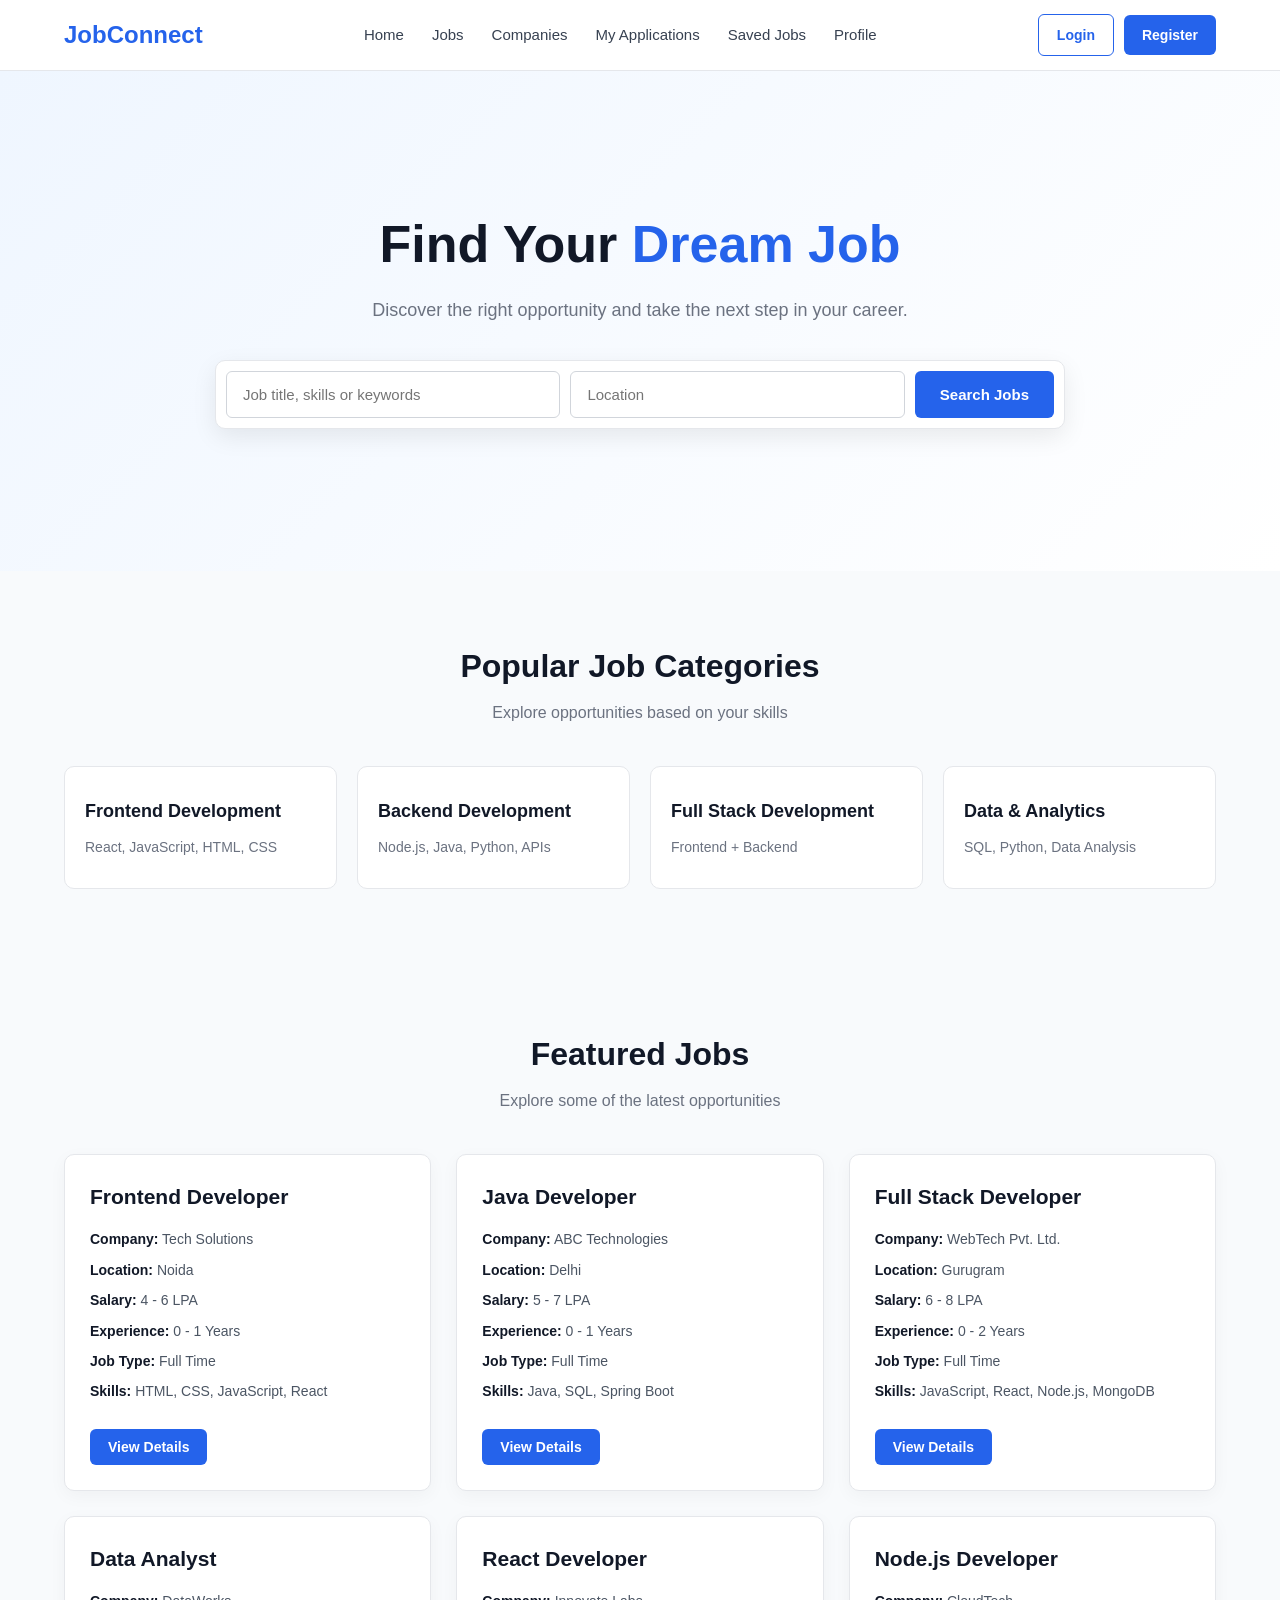
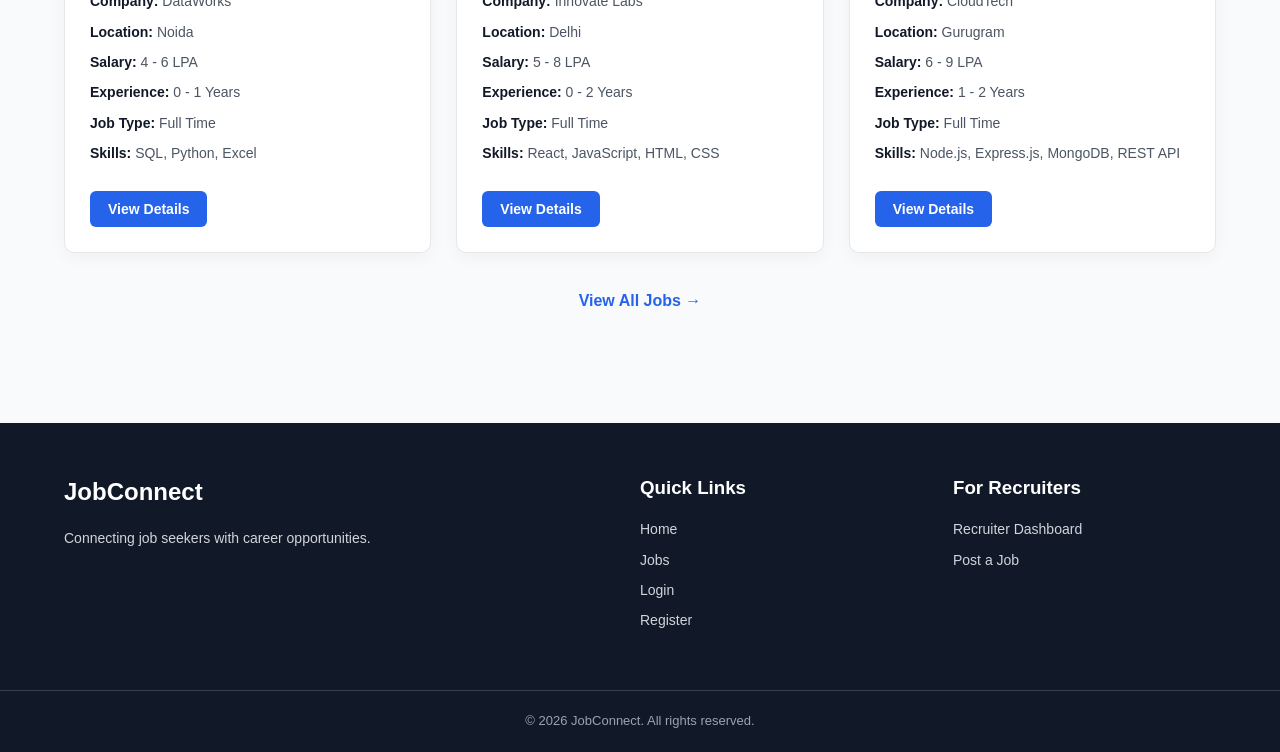
<file: index.html>
<!DOCTYPE html>
<html lang="en">
<head>
    <meta charset="UTF-8">
    <meta name="viewport" content="width=device-width, initial-scale=1.0">

    <title>JobConnect - Find Your Dream Job</title>

    <link rel="stylesheet" href="css/style.css">
</head>

<body>

    <!-- ================= NAVBAR ================= -->
    <header>
        <nav class="navbar">

            <a href="index.html" class="logo">
                JobConnect
            </a>

            <ul class="nav-links">
                <li><a href="index.html">Home</a></li>
                <li><a href="jobs.html">Jobs</a></li>
                <li><a href="#">Companies</a></li>
                <li><a href="applications.html">My Applications</a></li>
                <li><a href="saved-jobs.html">Saved Jobs</a></li>
                <li><a href="profile.html">Profile</a></li>
            </ul>

            <div class="nav-buttons">

               <a href="login.html" class="login-btn" id="login-link">
                    Login
                </a>

               <a href="register.html" class="register-btn" id="register-link">
                   Register
                </a>

                <span id="user-name" class="user-name"></span>

                <a href="#" id="logout-link" class="logout-btn">
                   Logout
                </a>

            </div>

        </nav>
    </header>


    <!-- ================= HERO SECTION ================= -->
    <main>

        <section class="hero">

            <div class="hero-content">

                <h1>
                    Find Your
                    <span>Dream Job</span>
                </h1>

                <p>
                    Discover the right opportunity and take
                    the next step in your career.
                </p>

                <!-- Job Search -->
                <div class="search-box">

                    <input
                        type="text"
                        id="home-job-search"
                        placeholder="Job title, skills or keywords"
                    >

                    <input
                        type="text"
                        id="home-location-search"
                        placeholder="Location"
                    >
                    
                    <button id="home-search-btn">
                        Search Jobs
                    </button>
                  
                </div>

            </div>

        </section>


        <!-- ================= CATEGORIES ================= -->
        <section class="categories">

            <div class="section-heading">
                <h2>Popular Job Categories</h2>

                <p>
                    Explore opportunities based on your skills
                </p>
            </div>


            <div class="category-container">

                <a href="jobs.html?category=frontend" class="category-card">
                    <h3>Frontend Development</h3>
                    <p>React, JavaScript, HTML, CSS</p>
                </a>

                <a href="jobs.html?category=backend" class="category-card">
                    <h3>Backend Development</h3>
                    <p>Node.js, Java, Python, APIs</p>
                </a>

                <a href="jobs.html?category=fullstack" class="category-card">
                    <h3>Full Stack Development</h3>
                    <p>Frontend + Backend</p>
                </a>

                <a href="jobs.html?category=data" class="category-card">
                    <h3>Data & Analytics</h3>
                    <p>SQL, Python, Data Analysis</p>
                </a>

            </div>

        </section>


        <!-- ================= FEATURED JOBS ================= -->
        <section class="featured-jobs">

            <div class="section-heading">

                <h2>Featured Jobs</h2>

                <p>
                    Explore some of the latest opportunities
                </p>

            </div>


            <div id="featured-jobs-container" class="job-container">

                <!-- JavaScript will add job cards here -->

            </div>


            <div class="view-all">

                <a href="jobs.html">
                    View All Jobs →
                </a>

            </div>

        </section>

    </main>


    <!-- ================= FOOTER ================= -->
    <footer>

        <div class="footer-content">

            <div>
                <h2>JobConnect</h2>

                <p>
                    Connecting job seekers with career opportunities.
                </p>
            </div>


            <div>

                <h3>Quick Links</h3>

                <a href="index.html">Home</a>
                <a href="jobs.html">Jobs</a>
                <a href="login.html">Login</a>
                <a href="register.html">Register</a>

            </div>


            <div>

                <h3>For Recruiters</h3>

                <a href="recruiter-dashboard.html">
                    Recruiter Dashboard
                </a>

                <a href="post-job.html">
                    Post a Job
                </a>

            </div>

        </div>


        <div class="footer-bottom">

            <p>
                © 2026 JobConnect. All rights reserved.
            </p>

        </div>

    </footer>


    <!-- JavaScript -->
    <script src="js/main.js"></script>

</body>
</html>
</file>
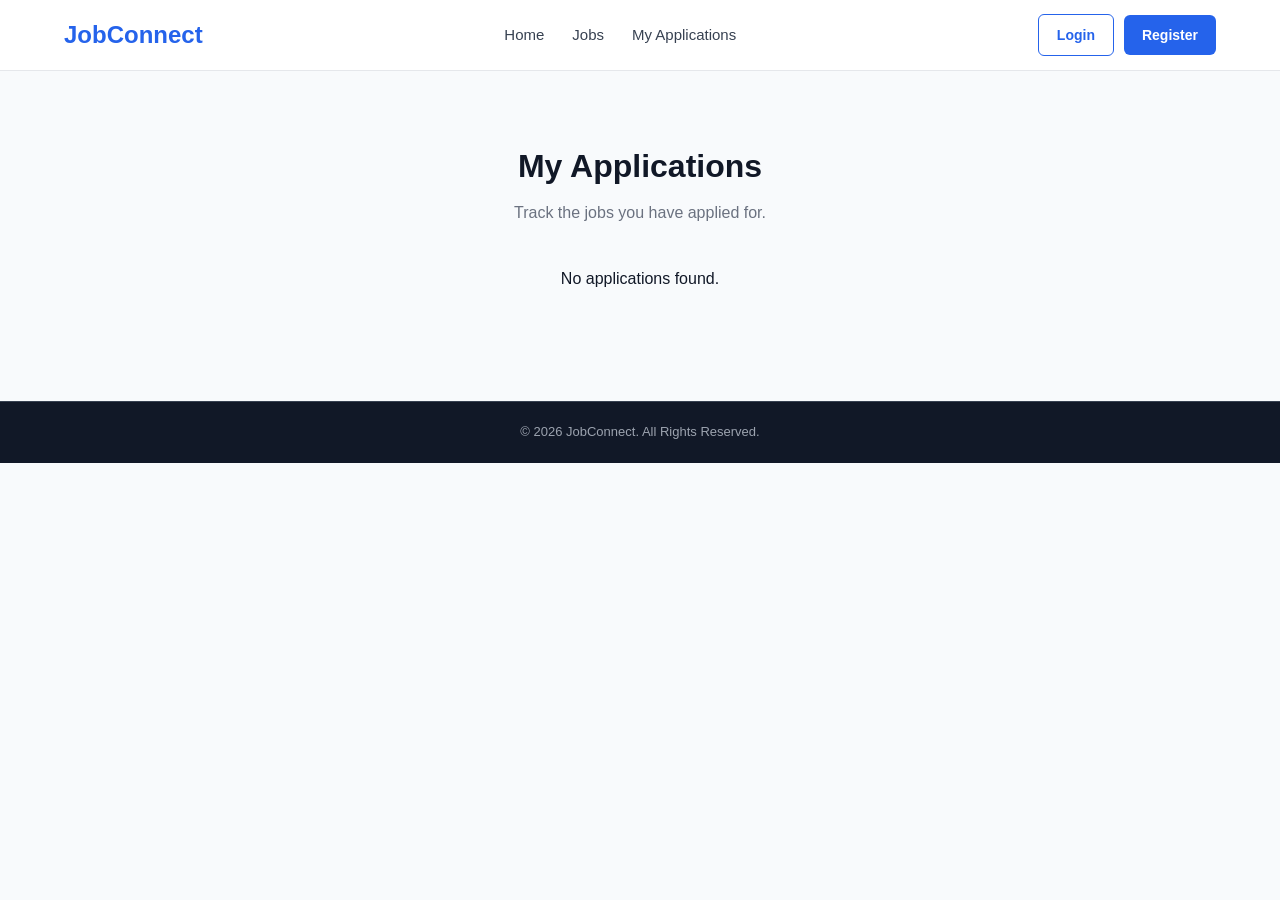
<file: application.html>
<!DOCTYPE html>
<html lang="en">

<head>

    <meta charset="UTF-8">

    <meta name="viewport" content="width=device-width, initial-scale=1.0">

    <title>My Applications - JobConnect</title>

    <link rel="stylesheet" href="css/style.css">

</head>


<body>

    <!-- ================================
         NAVBAR
    ================================= -->

    <header>

        <nav class="navbar">

            <a href="index.html" class="logo">
                JobConnect
            </a>


            <ul class="nav-links">

                <li>
                    <a href="index.html">Home</a>
                </li>

                <li>
                    <a href="jobs.html">Jobs</a>
                </li>

                <li>
                    <a href="applications.html">
                        My Applications
                    </a>
                </li>

            </ul>


            <div class="nav-buttons">

                <a href="login.html" class="login-btn">
                    Login
                </a>

                <a href="register.html" class="register-btn">
                    Register
                </a>

            </div>

        </nav>

    </header>


    <!-- ================================
         APPLICATIONS SECTION
    ================================= -->

    <main>

        <section class="job-details-section">

            <div class="section-heading">

                <h2>My Applications</h2>

                <p>
                    Track the jobs you have applied for.
                </p>

            </div>


            <!-- Applications will appear here -->

            <div
                id="applications-container"
                class="job-container"
            >

            </div>


            <!-- No applications message -->

            <p
                id="no-applications-message"
                style="text-align: center;"
            >
                No applications found.
            </p>

        </section>

    </main>


    <!-- ================================
         FOOTER
    ================================= -->

    <footer>

        <div class="footer-bottom">

            <p>
                © 2026 JobConnect. All Rights Reserved.
            </p>

        </div>

    </footer>


    <!-- JavaScript -->

    <script src="js/storage.js"></script>
    <script src="js/applications.js"></script>

</body>

</html>
</file>
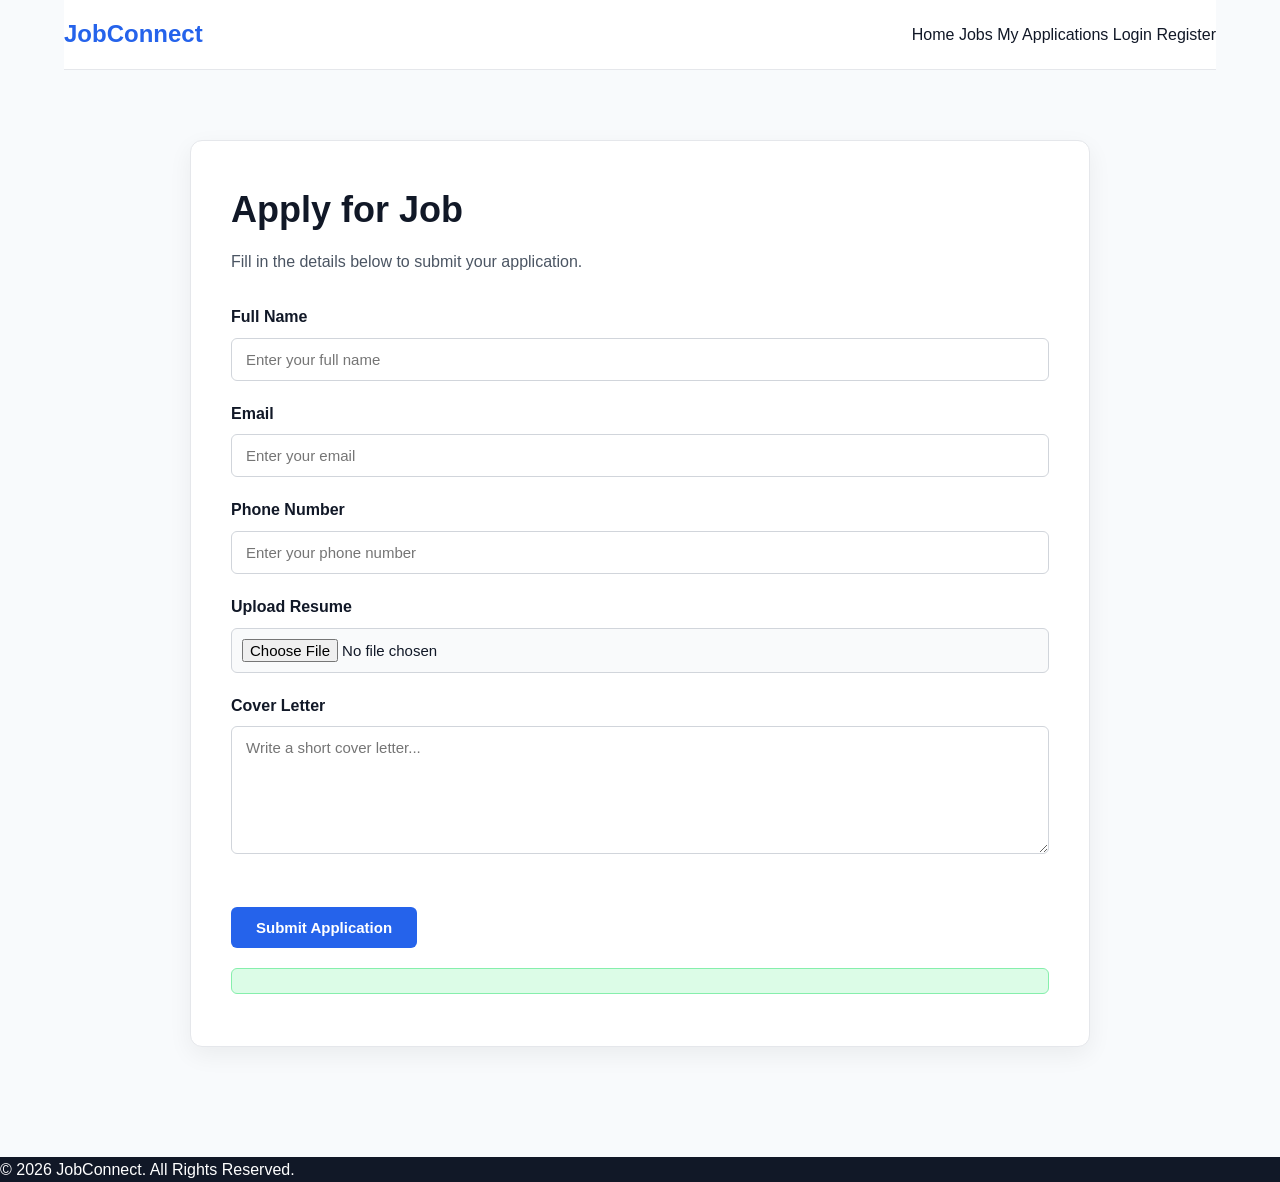
<file: apply.html>
<!DOCTYPE html>
<html lang="en">

<head>
    <meta charset="UTF-8">

    <meta name="viewport" content="width=device-width, initial-scale=1.0">

    <title>Apply for Job - JobConnect</title>

    <link rel="stylesheet" href="css/style.css">
</head>

<body>

    <!-- ================================
         NAVBAR
    ================================= -->

    <header class="navbar">

        <div class="logo">
            JobConnect
        </div>

        <nav>
            <a href="index.html">Home</a>
            <a href="jobs.html">Jobs</a>
            <a href="applications.html">My Applications</a>
            <a href="login.html">Login</a>
            <a href="register.html">Register</a>
        </nav>

    </header>


    <!-- ================================
         APPLICATION SECTION
    ================================= -->

    <section class="job-details-section">

        <div class="job-details-card">

            <h1>Apply for Job</h1>

            <p>
                Fill in the details below to submit your application.
            </p>


            <!-- ================================
                 APPLICATION FORM
            ================================= -->

            <form id="application-form">

                <!-- Full Name -->

                <div class="form-group">

                    <label for="full-name">
                        Full Name
                    </label>

                    <input
                        type="text"
                        id="full-name"
                        name="fullName"
                        placeholder="Enter your full name"
                    >

                </div>


                <!-- Email -->

                <div class="form-group">

                    <label for="email">
                        Email
                    </label>

                    <input
                        type="email"
                        id="email"
                        name="email"
                        placeholder="Enter your email"
                        
                    >

                </div>


                <!-- Phone -->

                <div class="form-group">

                    <label for="phone">
                        Phone Number
                    </label>

                    <input
                        type="tel"
                        id="phone"
                        name="phone"
                        placeholder="Enter your phone number"
                    
                    >

                </div>


                <!-- Resume -->

                <div class="form-group">

                    <label for="resume">
                        Upload Resume
                    </label>

                    <input
                        type="file"
                        id="resume"
                        name="resume"
                        accept=".pdf,.doc,.docx"
                        
                    >

                </div>


                <!-- Cover Letter -->

                <div class="form-group">

                    <label for="cover-letter">
                        Cover Letter
                    </label>

                    <textarea
                        id="cover-letter"
                        name="coverLetter"
                        rows="6"
                        placeholder="Write a short cover letter..."
                    ></textarea>

                </div>


                <!-- Submit Button -->

                <button
                    type="submit"
                    class="apply-btn"
                >
                    Submit Application
                </button>


                <!-- Message -->

                <p id="application-message"></p>

            </form>

        </div>

    </section>


    <!-- ================================
         FOOTER
    ================================= -->

    <footer class="footer">

        <p>
            © 2026 JobConnect. All Rights Reserved.
        </p>

    </footer>


    <!-- JavaScript -->

    <script src="js/storage.js"></script>
    <script src="js/main.js"></script>

</body>

</html>
</file>
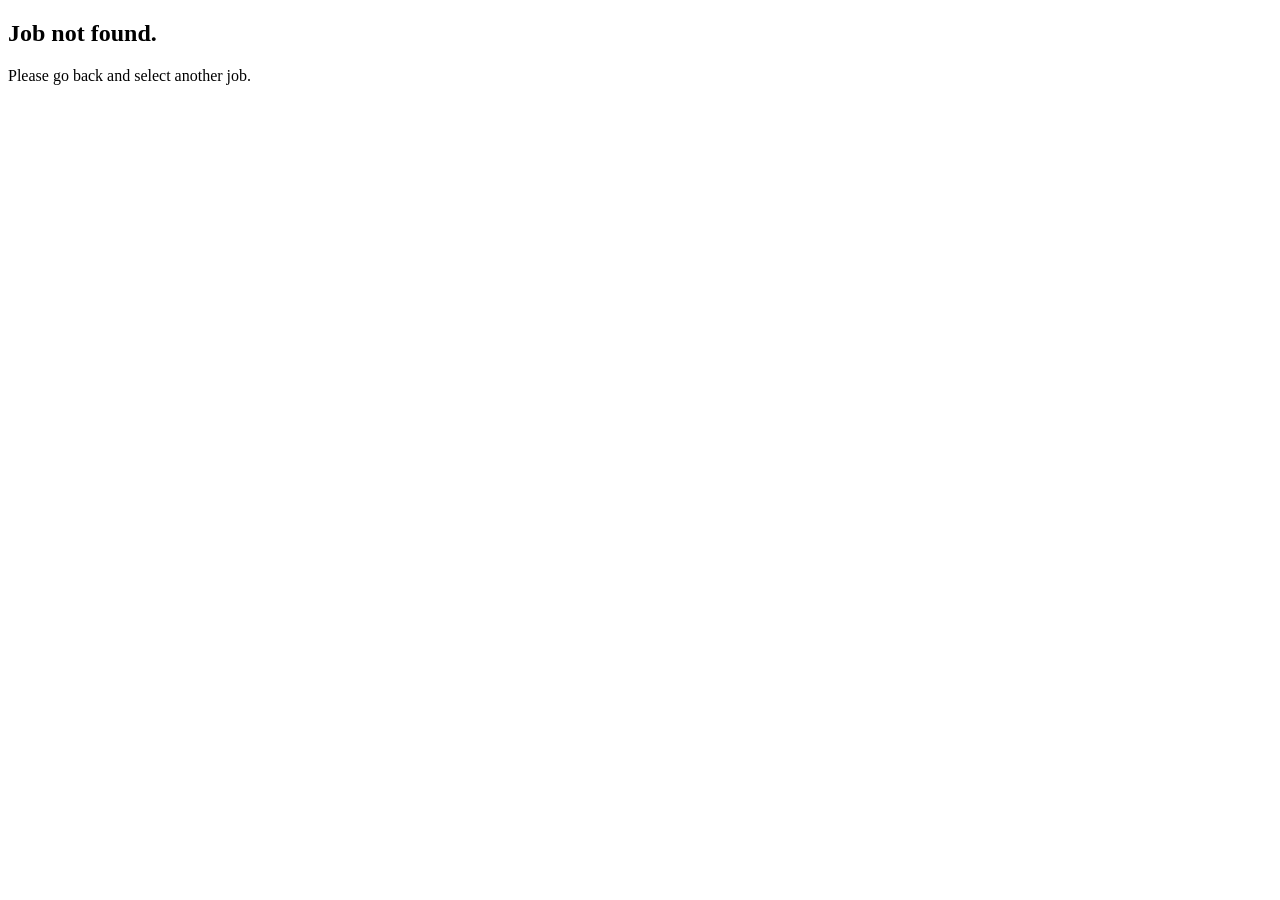
<file: job-details.html>
<!DOCTYPE html>
<html lang="en">
<head>
    <meta charset="UTF-8">
    <meta name="viewport" content="width=device-width, initial-scale=1.0">
    <title>Document</title>
</head>
<body>
    <div id="job-details-container">
    <!-- JavaScript will display job details here -->
     <script src="js/main.js"></script>
</div>
</body>
</html>
</file>
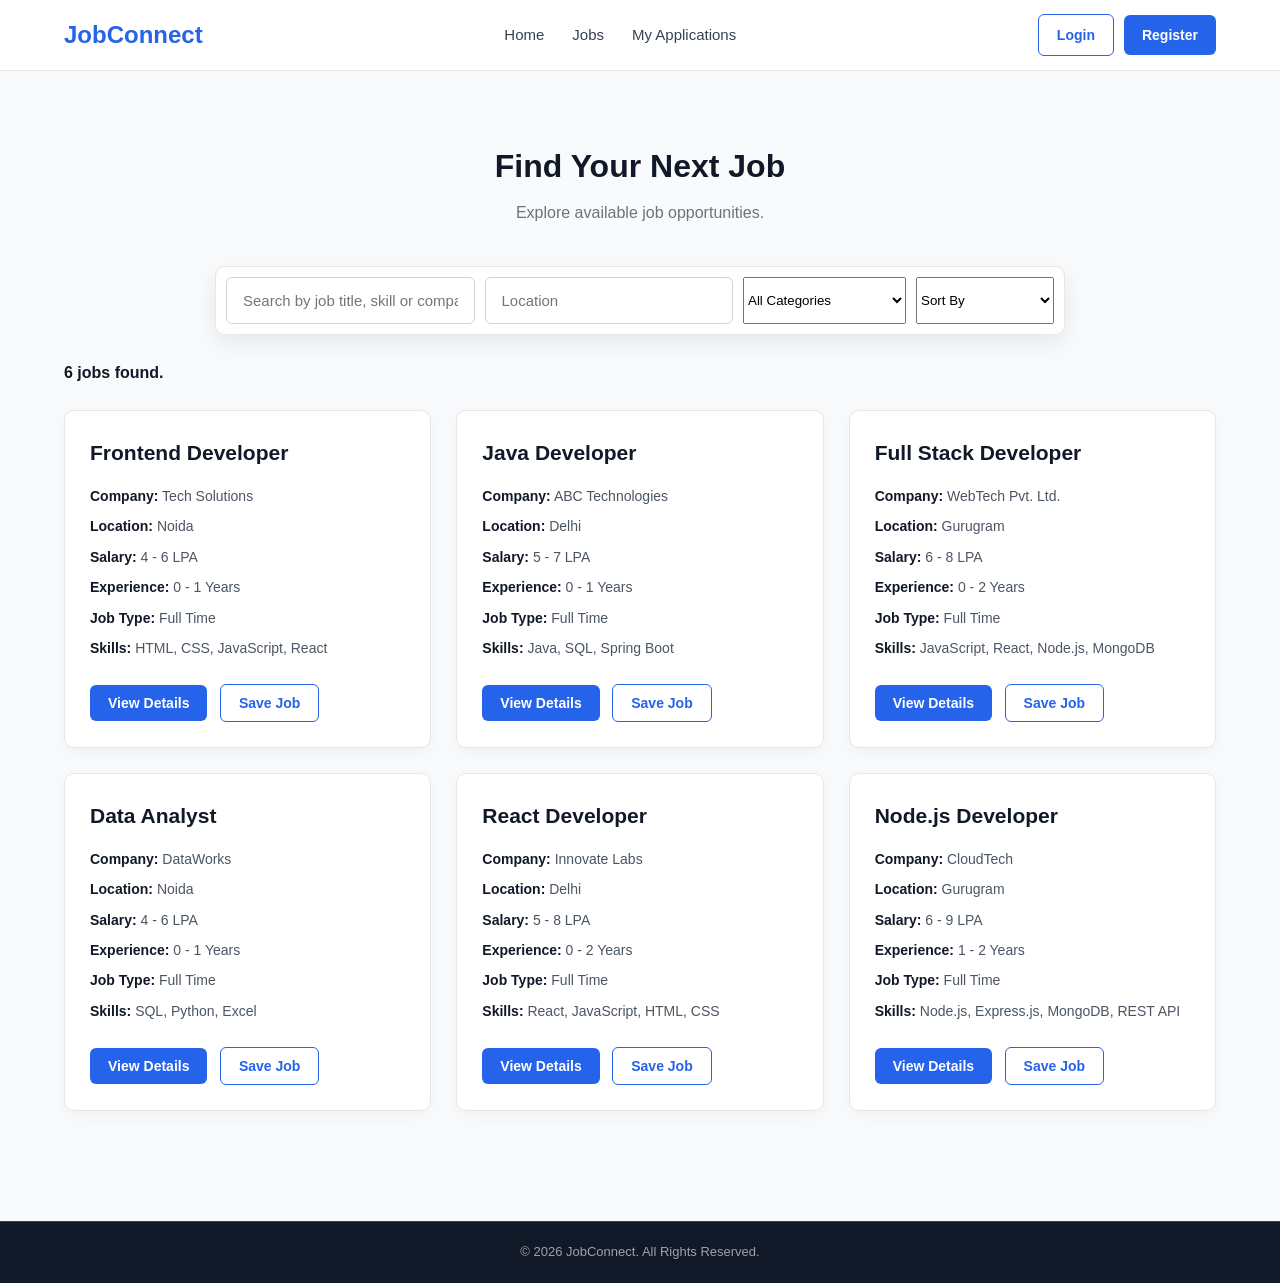
<file: jobs.html>
<!DOCTYPE html>
<html lang="en">

<head>

    <meta charset="UTF-8">

    <meta name="viewport" content="width=device-width, initial-scale=1.0">

    <title>Jobs - JobConnect</title>

    <link rel="stylesheet" href="css/style.css">

</head>


<body>

    <!-- ================================
         NAVBAR
    ================================= -->

    <header>

        <nav class="navbar">

            <a href="index.html" class="logo">
                JobConnect
            </a>


            <ul class="nav-links">

                <li>
                    <a href="index.html">
                        Home
                    </a>
                </li>

                <li>
                    <a href="jobs.html">
                        Jobs
                    </a>
                </li>

                <li>
                    <a href="applications.html">
                        My Applications
                    </a>
                </li>

            </ul>


            <div class="nav-buttons">

                <a href="login.html" class="login-btn">
                    Login
                </a>

                <a href="register.html" class="register-btn">
                    Register
                </a>

            </div>

        </nav>

    </header>


    <!-- ================================
         JOBS PAGE
    ================================= -->

    <main>

        <section class="categories">

            <!-- Page Heading -->

            <div class="section-heading">

                <h2>Find Your Next Job</h2>

                <p>
                    Explore available job opportunities.
                </p>

            </div>


            <!-- ================================
                 SEARCH & FILTER
            ================================= -->

            <div class="search-box">

                <input
                    type="text"
                    id="job-search"
                    placeholder="Search by job title, skill or company"
                >


                <input
                    type="text"
                    id="location-filter"
                    placeholder="Location"
                >


                <select id="category-filter">

                    <option value="all">
                        All Categories
                    </option>

                    <option value="frontend">
                        Frontend Development
                    </option>

                    <option value="backend">
                        Backend Development
                    </option>

                    <option value="fullstack">
                        Full Stack Development
                    </option>

                    <option value="data">
                        Data & Analytics
                    </option>

                </select>


                <select id="sort-jobs">

                    <option value="default">
                        Sort By
                    </option>

                    <option value="salary-low">
                        Salary: Low to High
                    </option>

                    <option value="salary-high">
                        Salary: High to Low
                    </option>

                </select>

            </div>


            <!-- ================================
                 JOB COUNT
            ================================= -->

            <p
                id="job-count"
                style="margin: 25px 0; font-weight: 600;"
            >
            </p>


            <!-- ================================
                 JOB CONTAINER
            ================================= -->

            <div
                id="jobs-container"
                class="job-container"
            >

                <!-- JavaScript will display jobs here -->

            </div>


            <!-- ================================
                 NO JOBS MESSAGE
            ================================= -->

            <p
                id="no-jobs-message"
                style="display: none; text-align: center; margin-top: 30px;"
            >
                No jobs found.
            </p>

        </section>

    </main>


    <!-- ================================
         FOOTER
    ================================= -->

    <footer>

        <div class="footer-bottom">

            <p>
                © 2026 JobConnect. All Rights Reserved.
            </p>

        </div>

    </footer>


    <!-- ================================
         JAVASCRIPT
    ================================= -->

    <script src="js/jobs.js"></script>

</body>

</html>
</file>
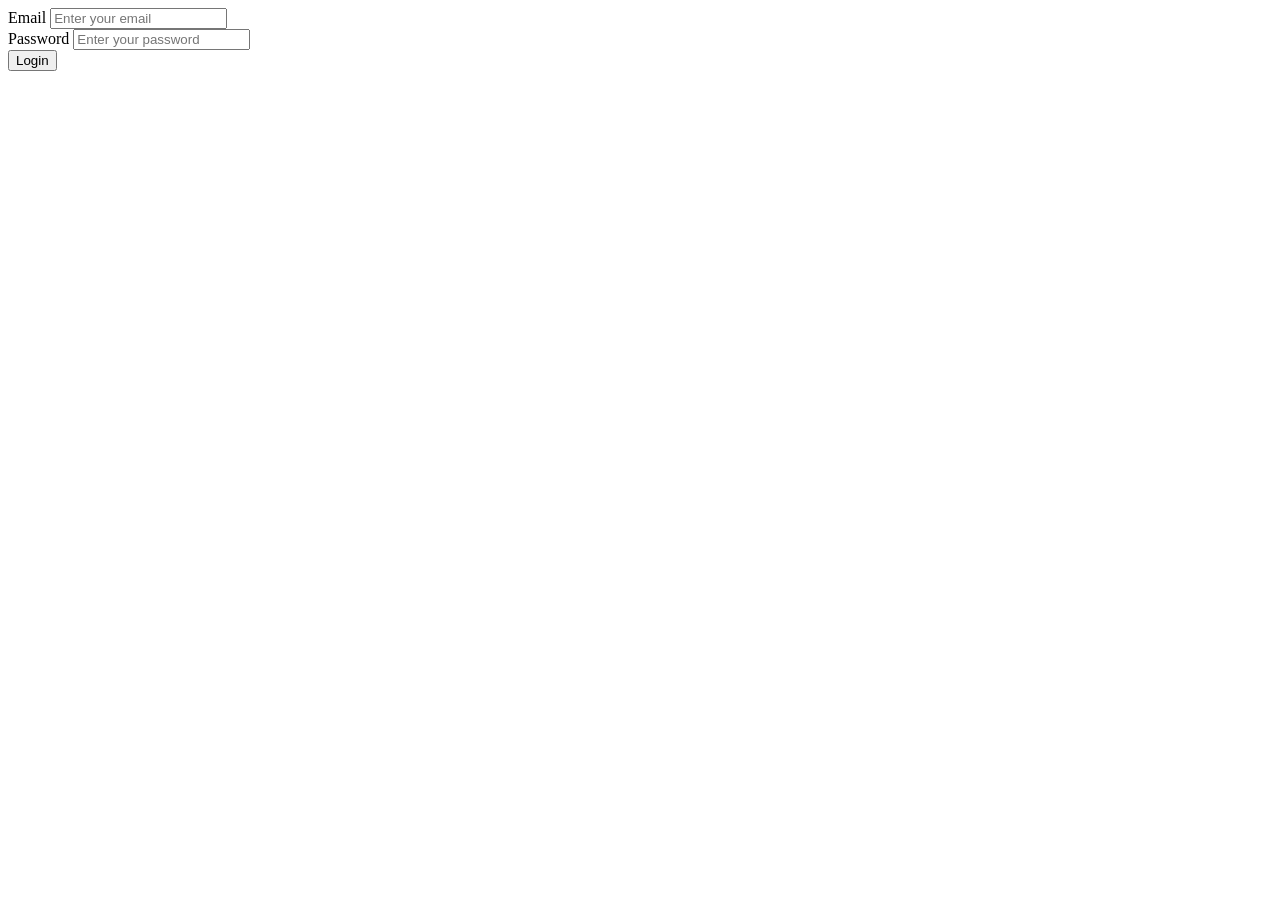
<file: profile.html>
<!DOCTYPE html>
<html lang="en">

<head>

    <meta charset="UTF-8">

    <meta name="viewport"
          content="width=device-width, initial-scale=1.0">

    <title>JobConnect - My Profile</title>

    <link rel="stylesheet"
          href="css/style.css">

</head>

<body>

    <!-- ================= NAVBAR ================= -->

    <header>

        <nav class="navbar">

            <a href="index.html" class="logo">
                JobConnect
            </a>

            <ul class="nav-links">

                <li>
                    <a href="index.html">
                        Home
                    </a>
                </li>

                <li>
                    <a href="jobs.html">
                        Jobs
                    </a>
                </li>

                <li>
                    <a href="#">
                        Companies
                    </a>
                </li>

                <li>
                    <a href="applications.html">
                        My Applications
                    </a>
                </li>

                <li>
                    <a href="profile.html">
                        Profile
                    </a>
                </li>

            </ul>

            <div class="nav-buttons">

                <a href="login.html"
                   class="login-btn"
                   id="login-link">
                    Login
                </a>

                <a href="register.html"
                   class="register-btn"
                   id="register-link">
                    Register
                </a>

                <span id="user-name"
                      class="user-name">
                </span>

                <a href="#"
                   id="logout-link"
                   class="logout-btn">
                    Logout
                </a>

            </div>

        </nav>

    </header>


    <!-- ================= PROFILE ================= -->

    <main>

        <section class="profile-section">

            <div class="profile-container">

                <div class="profile-heading">

                    <h1>
                        My Profile
                    </h1>

                    <p>
                        Manage your personal information
                    </p>

                </div>


                <form id="profile-form">

                    <!-- Full Name -->

                    <div class="form-group">

                        <label for="profile-name">
                            Full Name
                        </label>

                        <input
                            type="text"
                            id="profile-name"
                            placeholder="Enter your full name"
                        >

                    </div>


                    <!-- Email -->

                    <div class="form-group">

                        <label for="profile-email">
                            Email
                        </label>

                        <input
                            type="email"
                            id="profile-email"
                            placeholder="Enter your email"
                            readonly
                        >

                    </div>


                    <!-- Phone -->

                    <div class="form-group">

                        <label for="profile-phone">
                            Phone
                        </label>

                        <input
                            type="tel"
                            id="profile-phone"
                            placeholder="Enter your phone number"
                        >

                    </div>


                    <!-- Location -->

                    <div class="form-group">

                        <label for="profile-location">
                            Location
                        </label>

                        <input
                            type="text"
                            id="profile-location"
                            placeholder="Enter your location"
                        >

                    </div>


                    <!-- Skills -->

                    <div class="form-group">

                        <label for="profile-skills">
                            Skills
                        </label>

                        <input
                            type="text"
                            id="profile-skills"
                            placeholder="Example: HTML, CSS, JavaScript, React"
                        >

                    </div>


                    <!-- About -->

                    <div class="form-group">

                        <label for="profile-about">
                            About Me
                        </label>

                        <textarea
                            id="profile-about"
                            rows="5"
                            placeholder="Write something about yourself"
                        ></textarea>

                    </div>


                    <!-- Save Button -->

                    <button
                        type="submit"
                        class="profile-btn">
                        Save Profile
                    </button>


                    <!-- Message -->

                    <p
                        id="profile-message"
                        class="profile-message">
                    </p>

                </form>

            </div>

        </section>

    </main>


    <!-- ================= FOOTER ================= -->

    <footer>

        <div class="footer-content">

            <div>

                <h2>JobConnect</h2>

                <p>
                    Connecting job seekers with career opportunities.
                </p>

            </div>


            <div>

                <h3>Quick Links</h3>

                <a href="index.html">
                    Home
                </a>

                <a href="jobs.html">
                    Jobs
                </a>

                <a href="applications.html">
                    My Applications
                </a>

            </div>


            <div>

                <h3>For Recruiters</h3>

                <a href="recruiter-dashboard.html">
                    Recruiter Dashboard
                </a>

                <a href="post-job.html">
                    Post a Job
                </a>

            </div>

        </div>


        <div class="footer-bottom">

            <p>
                © 2026 JobConnect. All rights reserved.
            </p>

        </div>

    </footer>


    <!-- JavaScript -->

    <script src="js/main.js"></script>

    <script src="js/profile.js"></script>

</body>

</html>
</file>
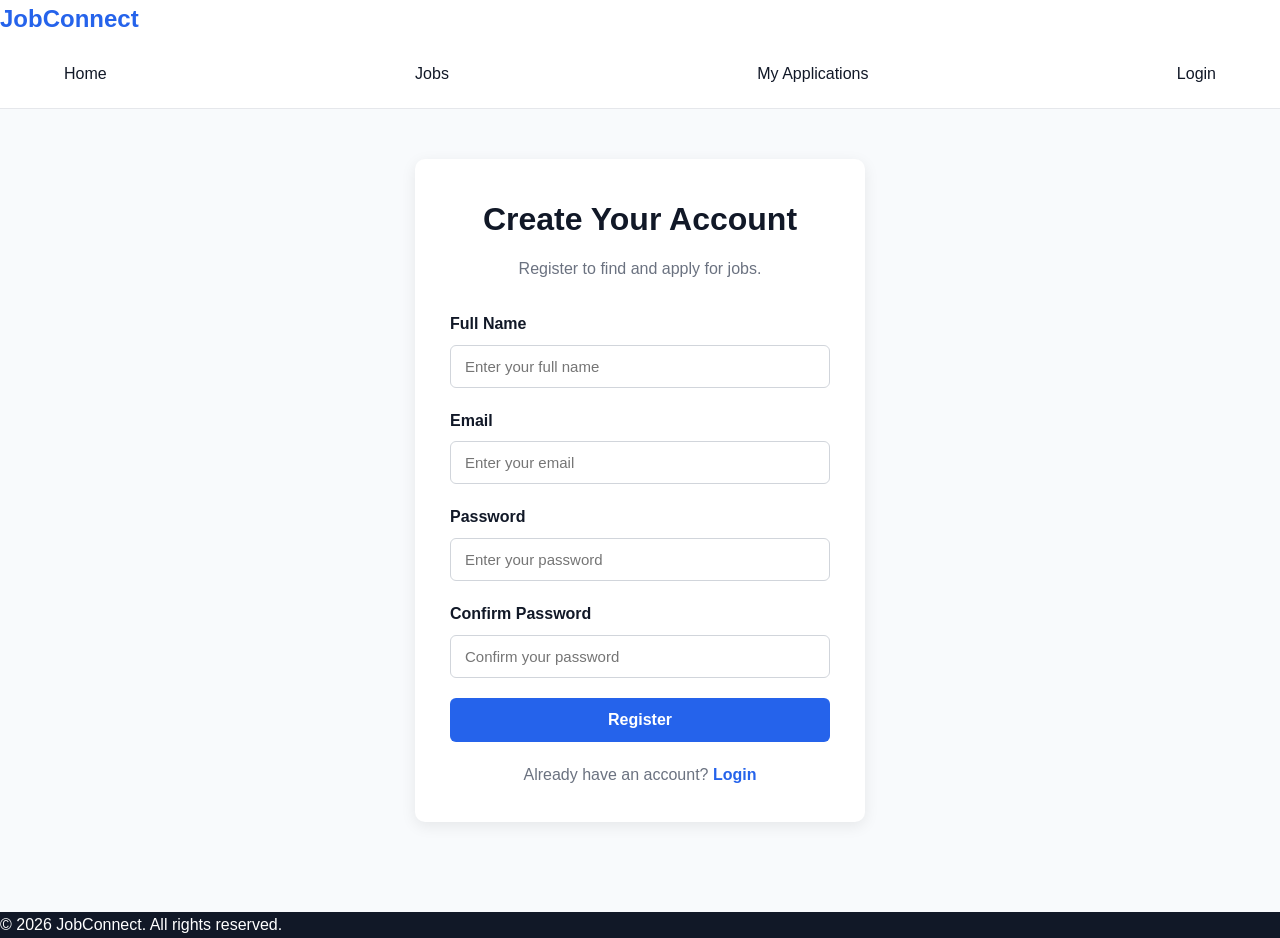
<file: register.html>
<!DOCTYPE html>
<html lang="en">

<head>

    <meta charset="UTF-8">

    <meta
        name="viewport"
        content="width=device-width, initial-scale=1.0"
    >

    <title>Register - JobConnect</title>

    <link
        rel="stylesheet"
        href="css/auth.css"
    >

    <link
        rel="stylesheet"
        href="css/style.css"
    >

</head>

<body>

    <!-- ================================
         HEADER
    ================================= -->

    <header class="header">

        <div class="container">

            <div class="logo">
                <a href="index.html">
                    JobConnect
                </a>
            </div>

            <nav class="navbar">

                <a href="index.html">
                    Home
                </a>

                <a href="jobs.html">
                    Jobs
                </a>

                <a href="applications.html">
                    My Applications
                </a>

                <a href="login.html">
                    Login
                </a>

            </nav>

        </div>

    </header>


    <!-- ================================
         REGISTER SECTION
    ================================= -->

    <main class="auth-section">

        <div class="auth-container">

            <h1>
                Create Your Account
            </h1>

            <p class="auth-subtitle">
                Register to find and apply for jobs.
            </p>


            <form id="register-form">

                <!-- Full Name -->

                <div class="form-group">

                    <label for="register-name">
                        Full Name
                    </label>

                    <input
                        type="text"
                        id="register-name"
                        placeholder="Enter your full name"
                    >

                </div>


                <!-- Email -->

                <div class="form-group">

                    <label for="register-email">
                        Email
                    </label>

                    <input
                        type="email"
                        id="register-email"
                        placeholder="Enter your email"
                    >

                </div>


                <!-- Password -->

                <div class="form-group">

                    <label for="register-password">
                        Password
                    </label>

                    <input
                        type="password"
                        id="register-password"
                        placeholder="Enter your password"
                    >

                </div>


                <!-- Confirm Password -->

                <div class="form-group">

                    <label for="confirm-password">
                        Confirm Password
                    </label>

                    <input
                        type="password"
                        id="confirm-password"
                        placeholder="Confirm your password"
                    >

                </div>


                <button
                    type="submit"
                    class="auth-btn"
                >
                    Register
                </button>


                <p
                    id="register-message"
                    class="auth-message"
                ></p>

            </form>


            <p class="auth-link">

                Already have an account?

                <a href="login.html">
                    Login
                </a>

            </p>

        </div>

    </main>


    <!-- ================================
         FOOTER
    ================================= -->

    <footer class="footer">

        <div class="container">

            <p>
                © 2026 JobConnect. All rights reserved.
            </p>

        </div>

    </footer>


    <script src="js/auth.js"></script>

</body>

</html>
</file>
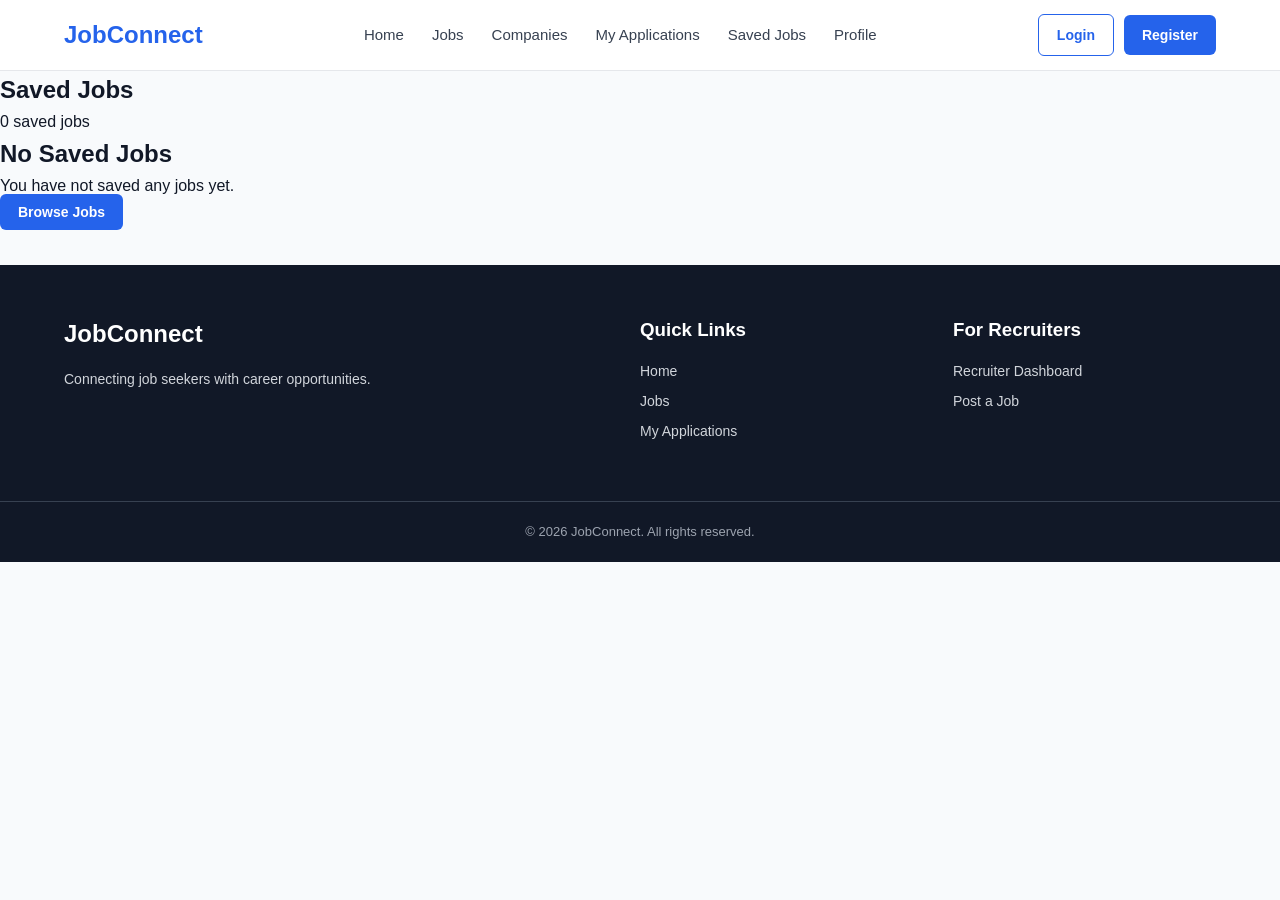
<file: saved-jobs.html>
<!DOCTYPE html>
<html lang="en">

<head>

    <meta charset="UTF-8">

    <meta name="viewport"
          content="width=device-width, initial-scale=1.0">

    <title>JobConnect - Saved Jobs</title>

    <link rel="stylesheet"
          href="css/style.css">

    <link rel="stylesheet"
          href="css/jobs.css">

</head>


<body>

    <!-- ================= NAVBAR ================= -->

    <header>

        <nav class="navbar">

            <a href="index.html" class="logo">
                JobConnect
            </a>


            <ul class="nav-links">

                <li>
                    <a href="index.html">
                        Home
                    </a>
                </li>

                <li>
                    <a href="jobs.html">
                        Jobs
                    </a>
                </li>

                <li>
                    <a href="#">
                        Companies
                    </a>
                </li>

                <li>
                    <a href="applications.html">
                        My Applications
                    </a>
                </li>

                <li>
                    <a href="saved-jobs.html">
                        Saved Jobs
                    </a>
                </li>

                <li>
                    <a href="profile.html">
                        Profile
                    </a>
                </li>

            </ul>


            <div class="nav-buttons">

                <a href="login.html"
                   class="login-btn"
                   id="login-link">
                    Login
                </a>

                <a href="register.html"
                   class="register-btn"
                   id="register-link">
                    Register
                </a>

                <span id="user-name"
                      class="user-name">
                </span>

                <a href="#"
                   id="logout-link"
                   class="logout-btn">
                    Logout
                </a>

            </div>

        </nav>

    </header>


    <!-- ================= SAVED JOBS ================= -->

    <main>

        <section class="jobs-section">

            <div class="jobs-container">

                <div class="jobs-heading">

                    <h1>
                        Saved Jobs
                    </h1>

                    <p id="saved-job-count">
                        0 saved jobs
                    </p>

                </div>


                <div
                    id="saved-jobs-container"
                    class="jobs-list">
                </div>


                <div
                    id="no-saved-jobs-message"
                    class="no-jobs-message">

                    <h2>
                        No Saved Jobs
                    </h2>

                    <p>
                        You have not saved any jobs yet.
                    </p>

                    <a href="jobs.html"
                       class="view-job-btn">
                        Browse Jobs
                    </a>

                </div>

            </div>

        </section>

    </main>


    <!-- ================= FOOTER ================= -->

    <footer>

        <div class="footer-content">

            <div>

                <h2>
                    JobConnect
                </h2>

                <p>
                    Connecting job seekers with career opportunities.
                </p>

            </div>


            <div>

                <h3>
                    Quick Links
                </h3>

                <a href="index.html">
                    Home
                </a>

                <a href="jobs.html">
                    Jobs
                </a>

                <a href="applications.html">
                    My Applications
                </a>

            </div>


            <div>

                <h3>
                    For Recruiters
                </h3>

                <a href="recruiter-dashboard.html">
                    Recruiter Dashboard
                </a>

                <a href="post-job.html">
                    Post a Job
                </a>

            </div>

        </div>


        <div class="footer-bottom">

            <p>
                © 2026 JobConnect. All rights reserved.
            </p>

        </div>

    </footer>


    <!-- ================= JAVASCRIPT ================= -->

    <script src="js/main.js"></script>

    <script src="js/saved-jobs.js"></script>

</body>

</html>
</file>
<file: css/style.css>
/* ========================================
   GLOBAL RESET
======================================== */

* {
    margin: 0;
    padding: 0;
    box-sizing: border-box;
}

html {
    scroll-behavior: smooth;
}

body {
    font-family: Arial, Helvetica, sans-serif;
    background-color: #f8fafc;
    color: #111827;
    line-height: 1.6;
}

a {
    text-decoration: none;
    color: inherit;
}

button,
input,
textarea {
    font-family: inherit;
}


/* ========================================
   NAVBAR
======================================== */

header {
    background-color: #ffffff;
    border-bottom: 1px solid #e5e7eb;
}

.navbar {
    width: 90%;
    max-width: 1200px;
    margin: auto;
    min-height: 70px;

    display: flex;
    align-items: center;
    justify-content: space-between;
    gap: 30px;
}

.logo {
    font-size: 24px;
    font-weight: 700;
    color: #2563eb;
}

.nav-links {
    list-style: none;

    display: flex;
    align-items: center;
    gap: 28px;
}

.nav-links a {
    color: #374151;
    font-size: 15px;
    font-weight: 500;
    transition: color 0.2s ease;
}

.nav-links a:hover {
    color: #2563eb;
}

.nav-buttons {
    display: flex;
    align-items: center;
    gap: 10px;
}

.login-btn,
.register-btn {
    padding: 9px 18px;
    border-radius: 6px;
    font-size: 14px;
    font-weight: 600;
}

.login-btn {
    color: #2563eb;
    border: 1px solid #2563eb;
}

.login-btn:hover {
    background-color: #eff6ff;
}

.register-btn {
    background-color: #2563eb;
    color: #ffffff;
}

.register-btn:hover {
    background-color: #1d4ed8;
}


/* ========================================
   HERO SECTION
======================================== */

.hero {
    min-height: 500px;

    display: flex;
    align-items: center;
    justify-content: center;

    background: linear-gradient(
        135deg,
        #eff6ff,
        #ffffff
    );

    padding: 70px 20px;
}

.hero-content {
    width: 90%;
    max-width: 900px;
    text-align: center;
}

.hero h1 {
    font-size: 52px;
    line-height: 1.2;
    margin-bottom: 20px;
    color: #111827;
}

.hero h1 span {
    color: #2563eb;
}

.hero p {
    max-width: 650px;
    margin: 0 auto 35px;

    font-size: 18px;
    color: #6b7280;
}


/* ========================================
   SEARCH BOX
======================================== */

.search-box {
    width: 100%;
    max-width: 850px;
    margin: auto;

    display: flex;
    gap: 10px;

    background-color: #ffffff;
    padding: 10px;

    border: 1px solid #e5e7eb;
    border-radius: 10px;

    box-shadow: 0 8px 25px rgba(0, 0, 0, 0.08);
}

.search-box input {
    flex: 1;

    padding: 14px 16px;

    border: 1px solid #d1d5db;
    border-radius: 6px;

    font-size: 15px;
    outline: none;
}

.search-box input:focus {
    border-color: #2563eb;
}

.search-box button {
    padding: 14px 25px;

    border: none;
    border-radius: 6px;

    background-color: #2563eb;
    color: #ffffff;

    font-size: 15px;
    font-weight: 600;

    cursor: pointer;
}

.search-box button:hover {
    background-color: #1d4ed8;
}


/* ========================================
   COMMON SECTION
======================================== */

.categories,
.featured-jobs {
    width: 90%;
    max-width: 1200px;

    margin: auto;
    padding: 70px 0;
}

.section-heading {
    text-align: center;
    margin-bottom: 40px;
}

.section-heading h2 {
    font-size: 32px;
    margin-bottom: 8px;
    color: #111827;
}

.section-heading p {
    color: #6b7280;
    font-size: 16px;
}


/* ========================================
   CATEGORY CARDS
======================================== */

.category-container {
    display: grid;

    grid-template-columns: repeat(4, 1fr);

    gap: 20px;
}

.category-card {
    display: block;

    background-color: #ffffff;

    padding: 30px 20px;

    border: 1px solid #e5e7eb;
    border-radius: 10px;

    transition:
        transform 0.2s ease,
        box-shadow 0.2s ease,
        border-color 0.2s ease;
}

.category-card:hover {
    transform: translateY(-5px);

    border-color: #bfdbfe;

    box-shadow: 0 10px 25px rgba(0, 0, 0, 0.07);
}

.category-card h3 {
    margin-bottom: 10px;

    font-size: 18px;
    color: #111827;
}

.category-card p {
    color: #6b7280;
    font-size: 14px;
}


/* ========================================
   FEATURED JOBS
======================================== */

.job-container {
    display: grid;

    grid-template-columns: repeat(3, 1fr);

    gap: 25px;
}

.job-card {
    background-color: #ffffff;

    padding: 25px;

    border: 1px solid #e5e7eb;
    border-radius: 10px;

    box-shadow: 0 5px 18px rgba(0, 0, 0, 0.04);

    transition:
        transform 0.2s ease,
        box-shadow 0.2s ease;
}

.job-card:hover {
    transform: translateY(-4px);

    box-shadow: 0 10px 25px rgba(0, 0, 0, 0.08);
}

.job-card h2 {
    margin-bottom: 15px;

    font-size: 21px;
    color: #111827;
}

.job-card p {
    margin-bottom: 8px;

    color: #4b5563;
    font-size: 14px;
}

.job-card strong {
    color: #111827;
}

.view-job-btn {
    margin-top: 18px;

    padding: 10px 18px;

    border: none;
    border-radius: 6px;

    background-color: #2563eb;
    color: #ffffff;

    font-size: 14px;
    font-weight: 600;

    cursor: pointer;
}

.view-job-btn:hover {
    background-color: #1d4ed8;
}


/* ========================================
   VIEW ALL
======================================== */

.view-all {
    text-align: center;
    margin-top: 35px;
}

.view-all a {
    color: #2563eb;
    font-weight: 600;
}

.view-all a:hover {
    text-decoration: underline;
}


/* ========================================
   JOB DETAILS PAGE
======================================== */

.job-details-section {
    width: 90%;
    max-width: 900px;

    margin: auto;
    padding: 70px 0;
}

.job-details-card {
    background-color: #ffffff;

    border: 1px solid #e5e7eb;
    border-radius: 12px;

    padding: 40px;

    box-shadow: 0 8px 25px rgba(0, 0, 0, 0.06);
}

.job-details-card h1 {
    font-size: 36px;

    margin-bottom: 10px;

    color: #111827;
}

.job-details-card h2 {
    font-size: 20px;

    color: #2563eb;

    margin-bottom: 25px;
}

.job-details-card p {
    margin-bottom: 12px;

    color: #4b5563;
}

.apply-btn {
    margin-top: 25px;

    padding: 12px 25px;

    border: none;
    border-radius: 6px;

    background-color: #2563eb;
    color: #ffffff;

    font-size: 15px;
    font-weight: 600;

    cursor: pointer;
}

.apply-btn:hover {
    background-color: #1d4ed8;
}


/* ========================================
   APPLICATION FORM
======================================== */

#application-form {
    margin-top: 30px;
}

.form-group {
    margin-bottom: 20px;
}

.form-group label {
    display: block;

    margin-bottom: 8px;

    font-weight: 600;

    color: #111827;
}

.form-group input,
.form-group textarea {
    width: 100%;

    padding: 12px 14px;

    border: 1px solid #d1d5db;
    border-radius: 6px;

    font-size: 15px;
    font-family: inherit;

    outline: none;

    box-sizing: border-box;
}

.form-group input:focus,
.form-group textarea:focus {
    border-color: #2563eb;
}

.form-group textarea {
    resize: vertical;
}

.form-group input[type="file"] {
    padding: 10px;

    background-color: #f9fafb;
}

#application-message {
    margin-top: 20px;
    padding: 12px 15px;
    border-radius: 6px;
    font-weight: 600;
    color: #166534;
    background-color: #dcfce7;
    border: 1px solid #86efac;
}


/* ========================================
   FOOTER
======================================== */

footer {
    background-color: #111827;
    color: #ffffff;

    margin-top: 40px;
}

.footer-content {
    width: 90%;
    max-width: 1200px;

    margin: auto;

    padding: 50px 0;

    display: grid;

    grid-template-columns: 2fr 1fr 1fr;

    gap: 50px;
}

.footer-content h2,
.footer-content h3 {
    margin-bottom: 15px;
}

.footer-content p {
    color: #d1d5db;
    font-size: 14px;
}

.footer-content a {
    display: block;

    margin-bottom: 8px;

    color: #d1d5db;

    font-size: 14px;
}

.footer-content a:hover {
    color: #ffffff;
}

.footer-bottom {
    border-top: 1px solid #374151;

    text-align: center;

    padding: 20px;
}

.footer-bottom p {
    color: #9ca3af;

    font-size: 13px;
}


/* ========================================
   RESPONSIVE DESIGN
======================================== */

@media (max-width: 900px) {

    .navbar {
        flex-wrap: wrap;
        padding: 15px 0;
    }

    .nav-links {
        order: 3;
        width: 100%;

        justify-content: center;

        gap: 20px;
    }

    .category-container {
        grid-template-columns: repeat(2, 1fr);
    }

    .job-container {
        grid-template-columns: repeat(2, 1fr);
    }

    .hero h1 {
        font-size: 42px;
    }

    .footer-content {
        grid-template-columns: 1fr 1fr;
    }
}


@media (max-width: 600px) {

    .navbar {
        flex-direction: column;

        gap: 15px;

        padding: 18px 0;
    }

    .nav-links {
        flex-wrap: wrap;
    }

    .nav-buttons {
        width: 100%;

        justify-content: center;
    }

    .hero {
        min-height: auto;

        padding: 60px 15px;
    }

    .hero h1 {
        font-size: 34px;
    }

    .hero p {
        font-size: 16px;
    }

    .search-box {
        flex-direction: column;
    }

    .search-box button {
        width: 100%;
    }

    .category-container {
        grid-template-columns: 1fr;
    }

    .job-container {
        grid-template-columns: 1fr;
    }

    .categories,
    .featured-jobs {
        padding: 50px 0;
    }

    .section-heading h2 {
        font-size: 27px;
    }

    .job-details-section {
        padding: 40px 0;
    }

    .job-details-card {
        padding: 25px;
    }

    .job-details-card h1 {
        font-size: 28px;
    }

    .footer-content {
        grid-template-columns: 1fr;

        gap: 30px;
    }
}

/* ================= AUTH NAVBAR ================= */

.user-name {
    font-size: 14px;
    font-weight: 600;
    color: #374151;
}

.logout-btn {
    text-decoration: none;
    color: #dc2626;
    font-weight: 600;
    cursor: pointer;
}

/* ================= PROFILE ================= */

.profile-section {
    min-height: 70vh;
    padding: 60px 20px;
    background-color: #f8fafc;
}

.profile-container {
    width: 100%;
    max-width: 650px;
    margin: 0 auto;
    padding: 35px;
    background-color: #ffffff;
    border-radius: 10px;
    box-shadow: 0 4px 15px rgba(0, 0, 0, 0.08);
}

.profile-heading {
    margin-bottom: 30px;
}

.profile-heading h1 {
    margin-bottom: 8px;
}

.profile-heading p {
    color: #6b7280;
}

.profile-container .form-group {
    margin-bottom: 20px;
}

.profile-container label {
    display: block;
    margin-bottom: 8px;
    font-weight: 600;
}

.profile-container input,
.profile-container textarea {
    width: 100%;
    padding: 12px 14px;
    border: 1px solid #d1d5db;
    border-radius: 6px;
    font-size: 15px;
    box-sizing: border-box;
    outline: none;
}

.profile-container input:focus,
.profile-container textarea:focus {
    border-color: #2563eb;
}

.profile-container textarea {
    resize: vertical;
}

.profile-btn {
    padding: 12px 24px;
    border: none;
    border-radius: 6px;
    background-color: #2563eb;
    color: #ffffff;
    font-size: 15px;
    font-weight: 600;
    cursor: pointer;
}

.profile-btn:hover {
    opacity: 0.9;
}

.profile-message {
    margin-top: 15px;
    color: #16a34a;
    font-weight: 600;
}


.save-job-btn {
    margin-left: 8px;
    padding: 10px 18px;
    border: 1px solid #2563eb;
    border-radius: 6px;
    background-color: #ffffff;
    color: #2563eb;
    font-size: 14px;
    font-weight: 600;
    cursor: pointer;
}

.save-job-btn:hover {
    background-color: #2563eb;
    color: #ffffff;
}
</file>
<file: css/auth.css>
/* ========================================
   AUTH SECTION
======================================== */

.auth-section {

    min-height: 70vh;

    display: flex;

    justify-content: center;

    align-items: center;

    padding: 50px 20px;

    background-color: #f8fafc;

}


/* ========================================
   AUTH CONTAINER
======================================== */

.auth-container {

    width: 100%;

    max-width: 450px;

    padding: 35px;

    background-color: #ffffff;

    border-radius: 10px;

    box-shadow: 0 4px 15px rgba(0, 0, 0, 0.08);

}


/* ========================================
   HEADING
======================================== */

.auth-container h1 {

    text-align: center;

    margin-bottom: 10px;

    color: #111827;

}


/* ========================================
   SUBTITLE
======================================== */

.auth-subtitle {

    text-align: center;

    margin-bottom: 30px;

    color: #6b7280;

}


/* ========================================
   FORM GROUP
======================================== */

.auth-container .form-group {

    margin-bottom: 20px;

}


.auth-container label {

    display: block;

    margin-bottom: 8px;

    font-weight: 600;

    color: #111827;

}


.auth-container input {

    width: 100%;

    padding: 12px 14px;

    border: 1px solid #d1d5db;

    border-radius: 6px;

    font-size: 15px;

    font-family: inherit;

    outline: none;

    box-sizing: border-box;

}


.auth-container input:focus {

    border-color: #2563eb;

}


/* ========================================
   AUTH BUTTON
======================================== */

.auth-btn {

    width: 100%;

    padding: 13px;

    border: none;

    border-radius: 6px;

    background-color: #2563eb;

    color: #ffffff;

    font-size: 16px;

    font-weight: 600;

    cursor: pointer;

}


.auth-btn:hover {

    background-color: #1d4ed8;

}


/* ========================================
   MESSAGE
======================================== */

.auth-message {

    margin-top: 15px;

    text-align: center;

    font-weight: 600;

}


/* ========================================
   AUTH LINK
======================================== */

.auth-link {

    margin-top: 20px;

    text-align: center;

    color: #6b7280;

}


.auth-link a {

    color: #2563eb;

    text-decoration: none;

    font-weight: 600;

}


.auth-link a:hover {

    text-decoration: underline;

}
</file>
<file: css/jobs.css>
/* ================= REMOVE JOB BUTTON ================= */

.remove-job-btn {
    margin-left: 8px;
    padding: 10px 18px;
    border: 1px solid #dc2626;
    border-radius: 6px;
    background-color: #ffffff;
    color: #dc2626;
    font-size: 14px;
    font-weight: 600;
    cursor: pointer;
}

.remove-job-btn:hover {
    background-color: #dc2626;
    color: #ffffff;
}

/* ================= REMOVE JOB BUTTON ================= */

.remove-job-btn {
    margin-left: 8px;
    padding: 10px 18px;
    border: 1px solid #dc2626;
    border-radius: 6px;
    background-color: #ffffff;
    color: #dc2626;
    font-size: 14px;
    font-weight: 600;
    cursor: pointer;
}

.remove-job-btn:hover {
    background-color: #dc2626;
    color: #ffffff;
}
</file>
